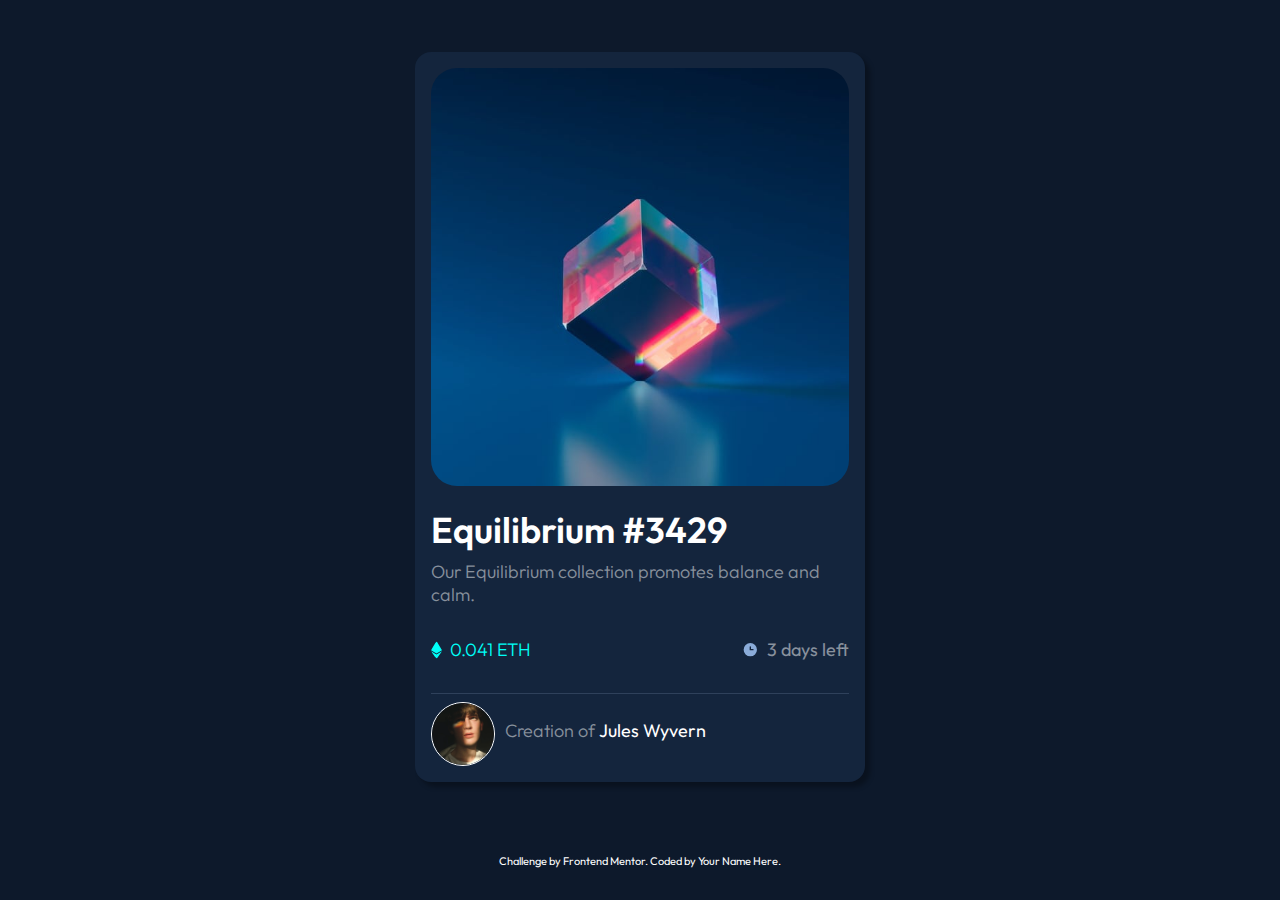
<file: index.html>
<!DOCTYPE html>
<html lang="en">
  <head>
    <meta charset="UTF-8" />
    <meta name="viewport" content="width=device-width, initial-scale=1.0" />
    <!--Favicon icons-->
    <link
      rel="icon"
      type="image/png"
      sizes="32x32"
      href="resources/images/favicon-32x32.png"
    />
    <title>Frontend Mentor | NFT preview card component</title>
    <link href="/resources/css/style.css" rel="stylesheet" type="text/css" />
  </head>

  <body>
    <main class="container">
      <div class="container-card">
        <!--Section 1-->
        <div class="main-image">
          <img src="/resources/images/image-equilibrium.jpg" alt="3D Cube" />
          <div>
            <img src="/resources/images/icon-view.svg" alt="icon view" />
          </div>
        </div>

        <div>
          <h1>Equilibrium #3429</h1>
          <p>Our Equilibrium collection promotes balance and calm.</p>
          <ul>
            <li>
              <img
                src="/resources/images/icon-ethereum.svg"
                alt="icon of ethereum"
              />0.041 ETH
            </li>
            <li>
              <img
                src="/resources/images/icon-clock.svg"
                alt="icon of clock"
              />3 days left
            </li>
          </ul>
        </div>

        <!--Section 2-->
        <div class="avatar">
          <img src="/resources/images/image-avatar.png" alt="dev avatar" />
          <p>Creation of <span>Jules Wyvern</span></p>
        </div>
      </div>
    </main>

    <footer>
      <div class="attribution">
        Challenge by
        <a href="https://www.frontendmentor.io?ref=challenge" target="_blank"
          >Frontend Mentor</a
        >. Coded by <a href="#">Your Name Here</a>.
      </div>
    </footer>
  </body>
</html>
</file>
<file: resources/css/style.css>
@import url("https://fonts.googleapis.com/css2?family=Outfit:wght@300;400;600&display=swap");

/*Typography*/
:root {
  --soft-blue: hsl(215, 51%, 70%);
  --cyan: hsl(178, 100%, 50%);
  --very-dark-blue: hsl(217, 54%, 11%); /*(main BG)*/
  --dark-blue: hsl(216, 50%, 16%); /*(card BG)*/
  --blue: hsl(215, 32%, 27%); /*(line)*/
  --white: hsl(0, 0%, 100%);
}

* {
  box-sizing: border-box;
  margin: 0;
  padding: 0;
}

ul {
  list-style: none;
}

p {
  font-weight: 300;
}

body {
  font-family: "Outfit", sans-serif;
  font-size: 18px;
  background-color: var(--very-dark-blue);
  color: hsl(0, 0%, 100%, 50%);
  padding: 1.25rem;
}

.container {
  width: auto;
  height: 90vh;
  display: flex;
  justify-content: center;
  align-items: center;
}

.container-card {
  max-width: 500px;
  margin: 0 auto;
  background-color: var(--dark-blue);
  border-radius: 1rem;
  padding: 1rem;
  box-shadow: 5px 5px 5px rgba(0, 0, 0, 0.3);
  margin-bottom: 1rem;
  display: flex;
  flex-direction: column;
}

.container-card img {
  border-radius: 1.625rem;
  max-width: 100%;
}

.container-card .main-image {
  position: relative;
}
.container-card .main-image div {
  position: absolute;
  top: 0;
  background-color: hsla(178, 100%, 50%, 60%);
  width: 100%;
  height: calc(100% - 7px);
  z-index: 999;
  opacity: 0;
  transition: opacity 0.2s ease-in-out;
  border-radius: 1.625rem;
}

.container-card .main-image div:hover {
  opacity: 1;
  cursor: pointer;
}

.container-card .main-image div img {
  position: absolute;
  left: 50%;
  top: 50%;
  transform: translate(-50%, -50%);
}

.container-card h1 {
  color: var(--white);
  font-weight: 600;
  margin: 1rem 0.5rem 0.5rem 0;
}

.container-card h1:hover {
  cursor: pointer;
  color: var(--cyan);
}

.container-card ul {
  display: flex;
  align-items: center;
  justify-content: space-between;
  padding: 2rem 0;
  border-bottom: 1px solid var(--blue);
}

.container-card ul :nth-child(1) {
  color: var(--cyan);
  text-align: center;
  font-weight: 300;
  padding-right: 0.5rem;
}
.container-card li {
  list-style: none;

  display: flex;
  align-items: center;
}

.avatar {
  display: flex;
  align-items: center;
}
.avatar img {
  border-radius: 50%;
  border: 1px solid var(--white);
  width: 4rem;
  margin-top: 0.5rem;
}
.avatar span {
  color: var(--white);
  font-weight: 400;
}

.avatar span:hover {
  cursor: pointer;
  color: var(--cyan);
}
.avatar p {
  padding-left: 10px;
}

/*Footer*/

.attribution {
  font-size: 11px;
  text-align: center;
  color: var(--white);
  margin-top: 1.5rem;
}

.attribution a {
  text-decoration: none;
  color: var(--white);
}

.attribution a:hover {
  cursor: pointer;
  color: var(--cyan);
}

@media (min-width: 500px) {
  .container {
    width: 450px;
    margin: 0 auto;
  }
}
@media (min-width: 320px) and (max-width: 500px) {
  .avatar p {
    font-size: 12px;
  }
  .container-card h1 {
    font-size: 25px;
    text-align: center;
  }
  p,
  ul {
    font-size: 20px;
  }
  .container-card ul,
  li {
    font-size: 14px;
  }
}
</file>
